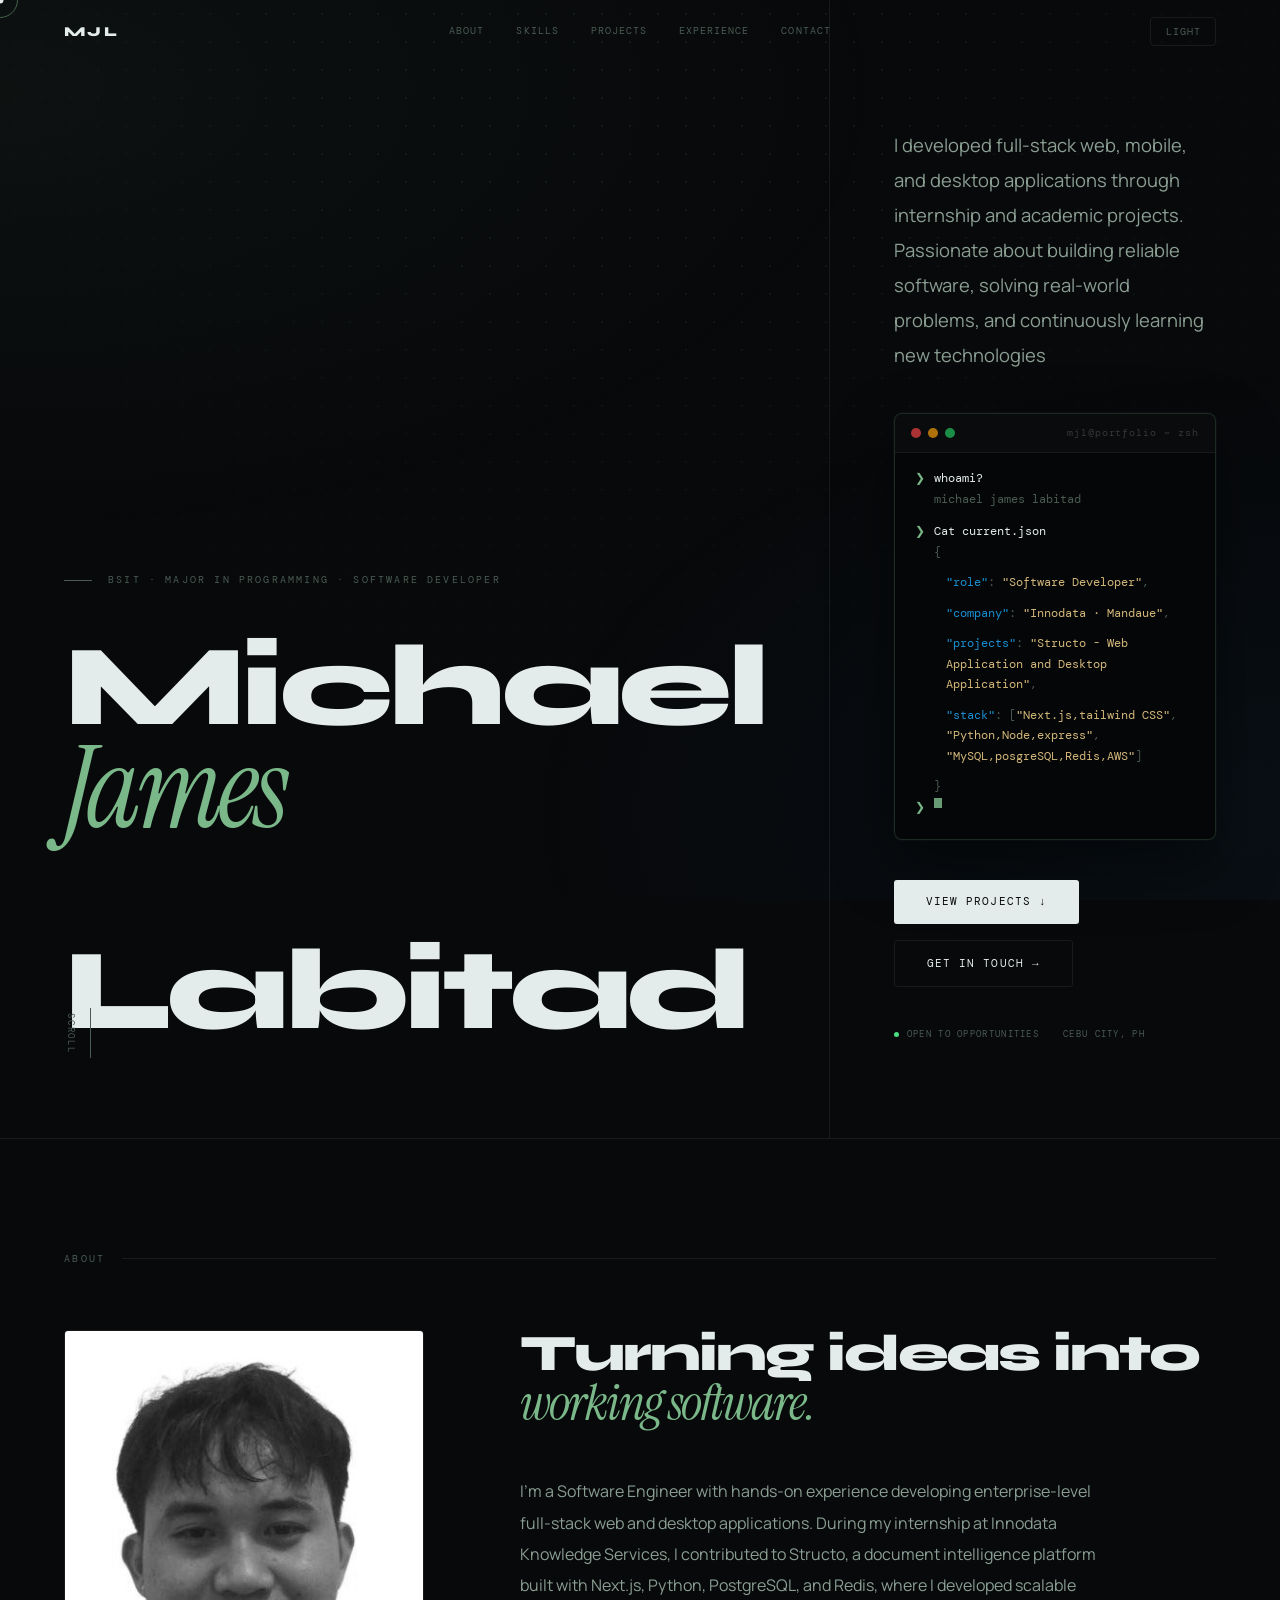
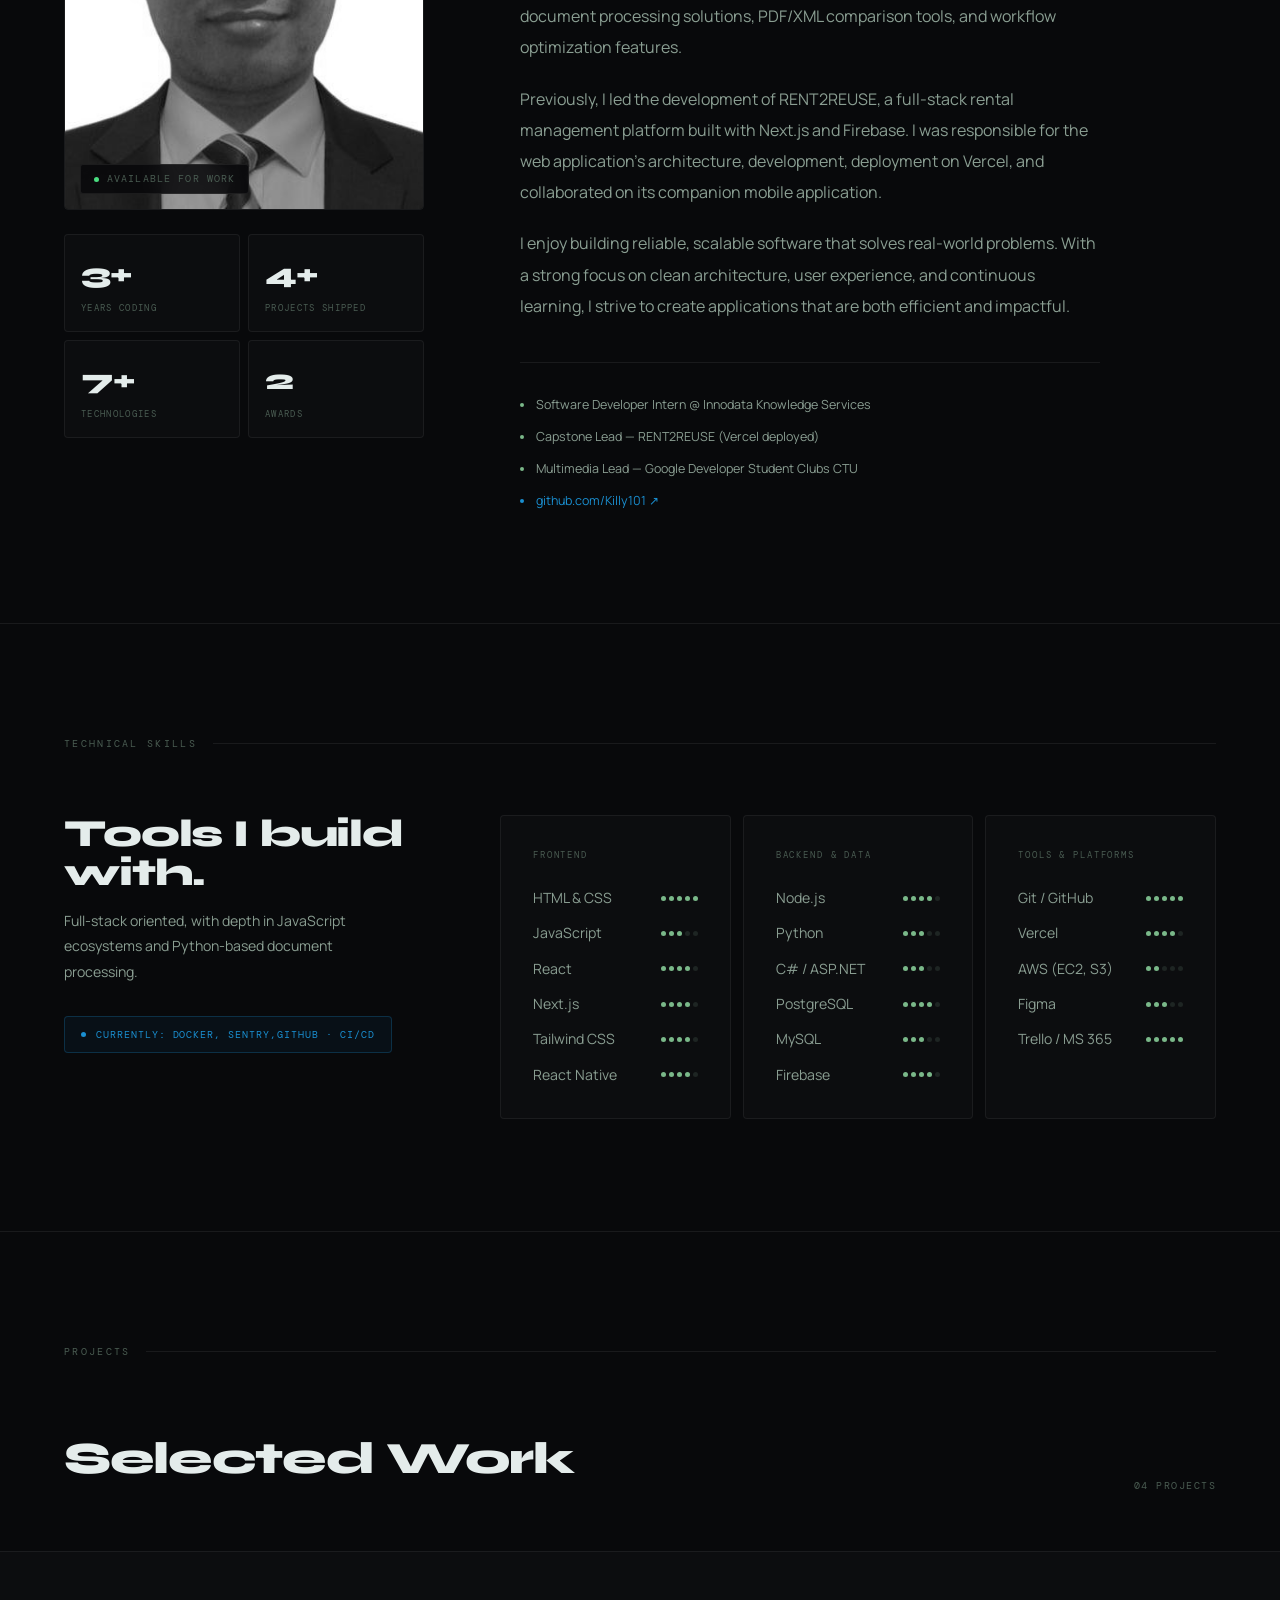
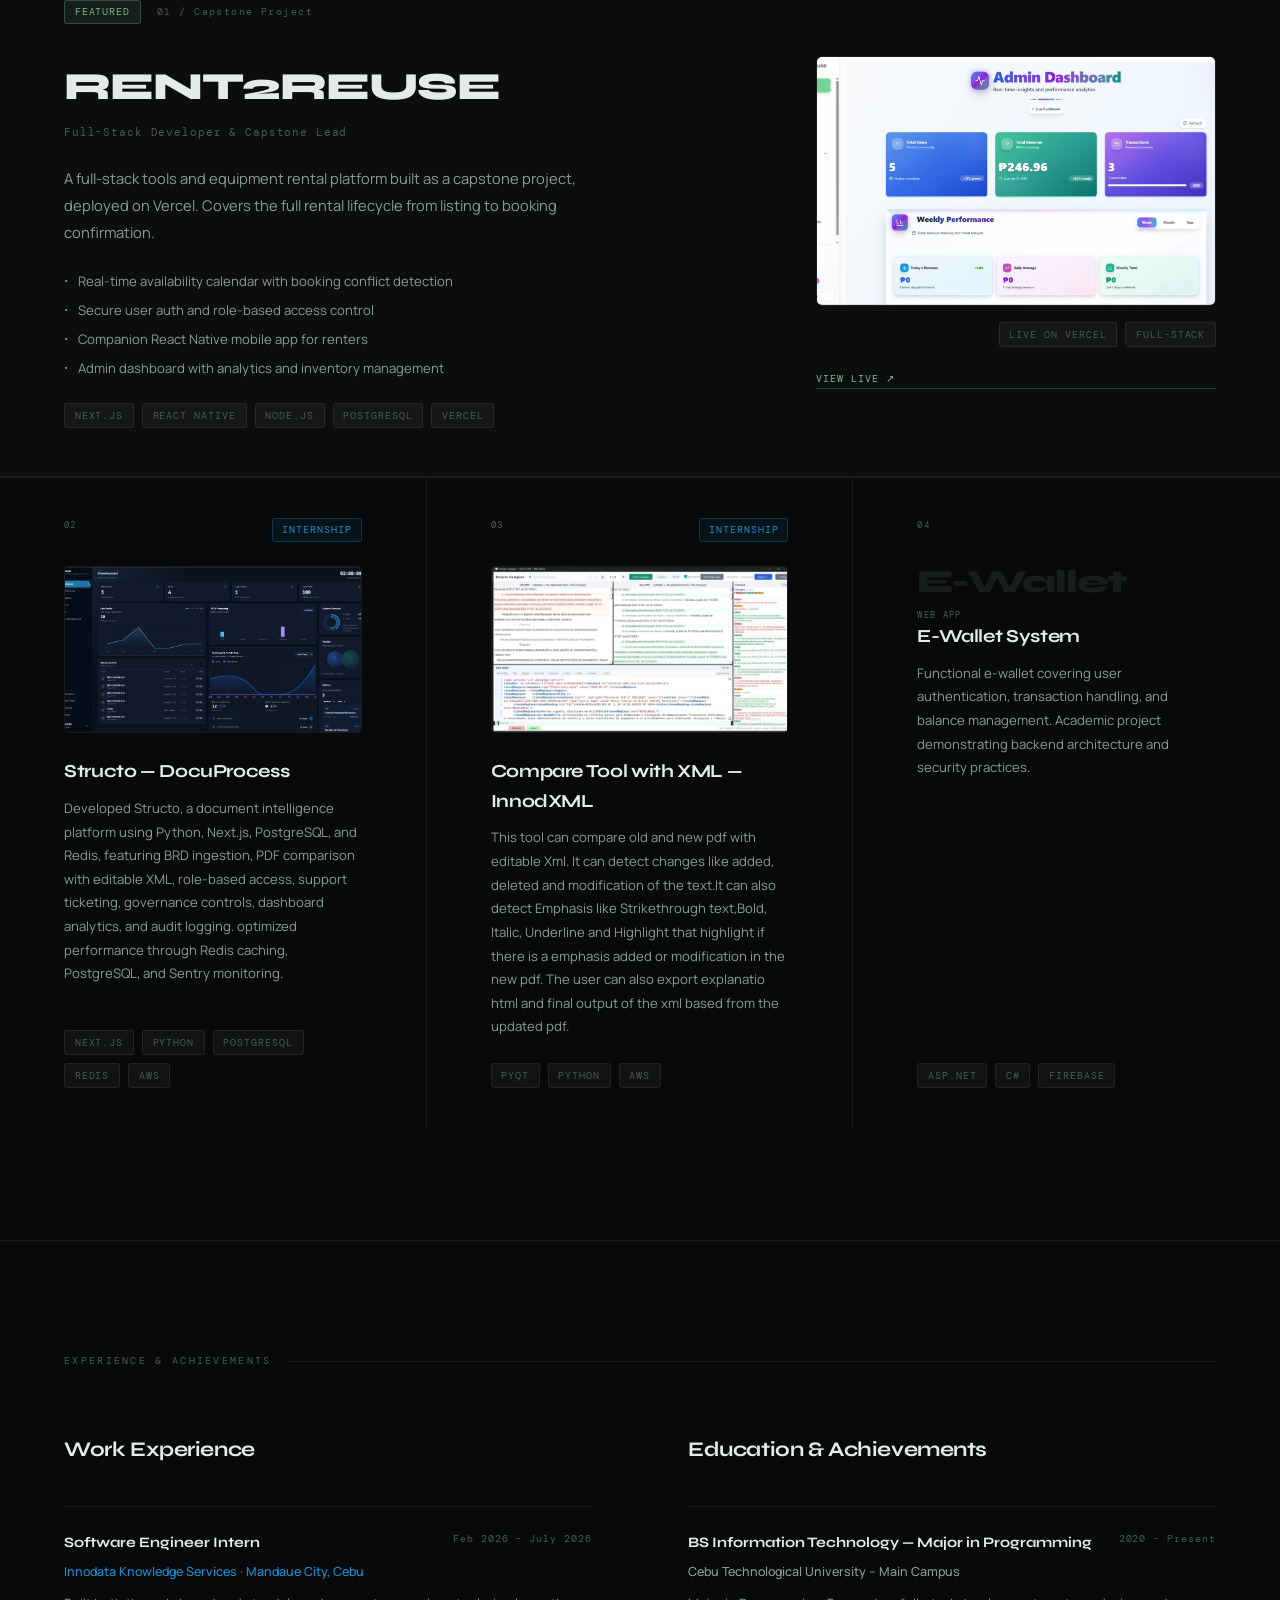
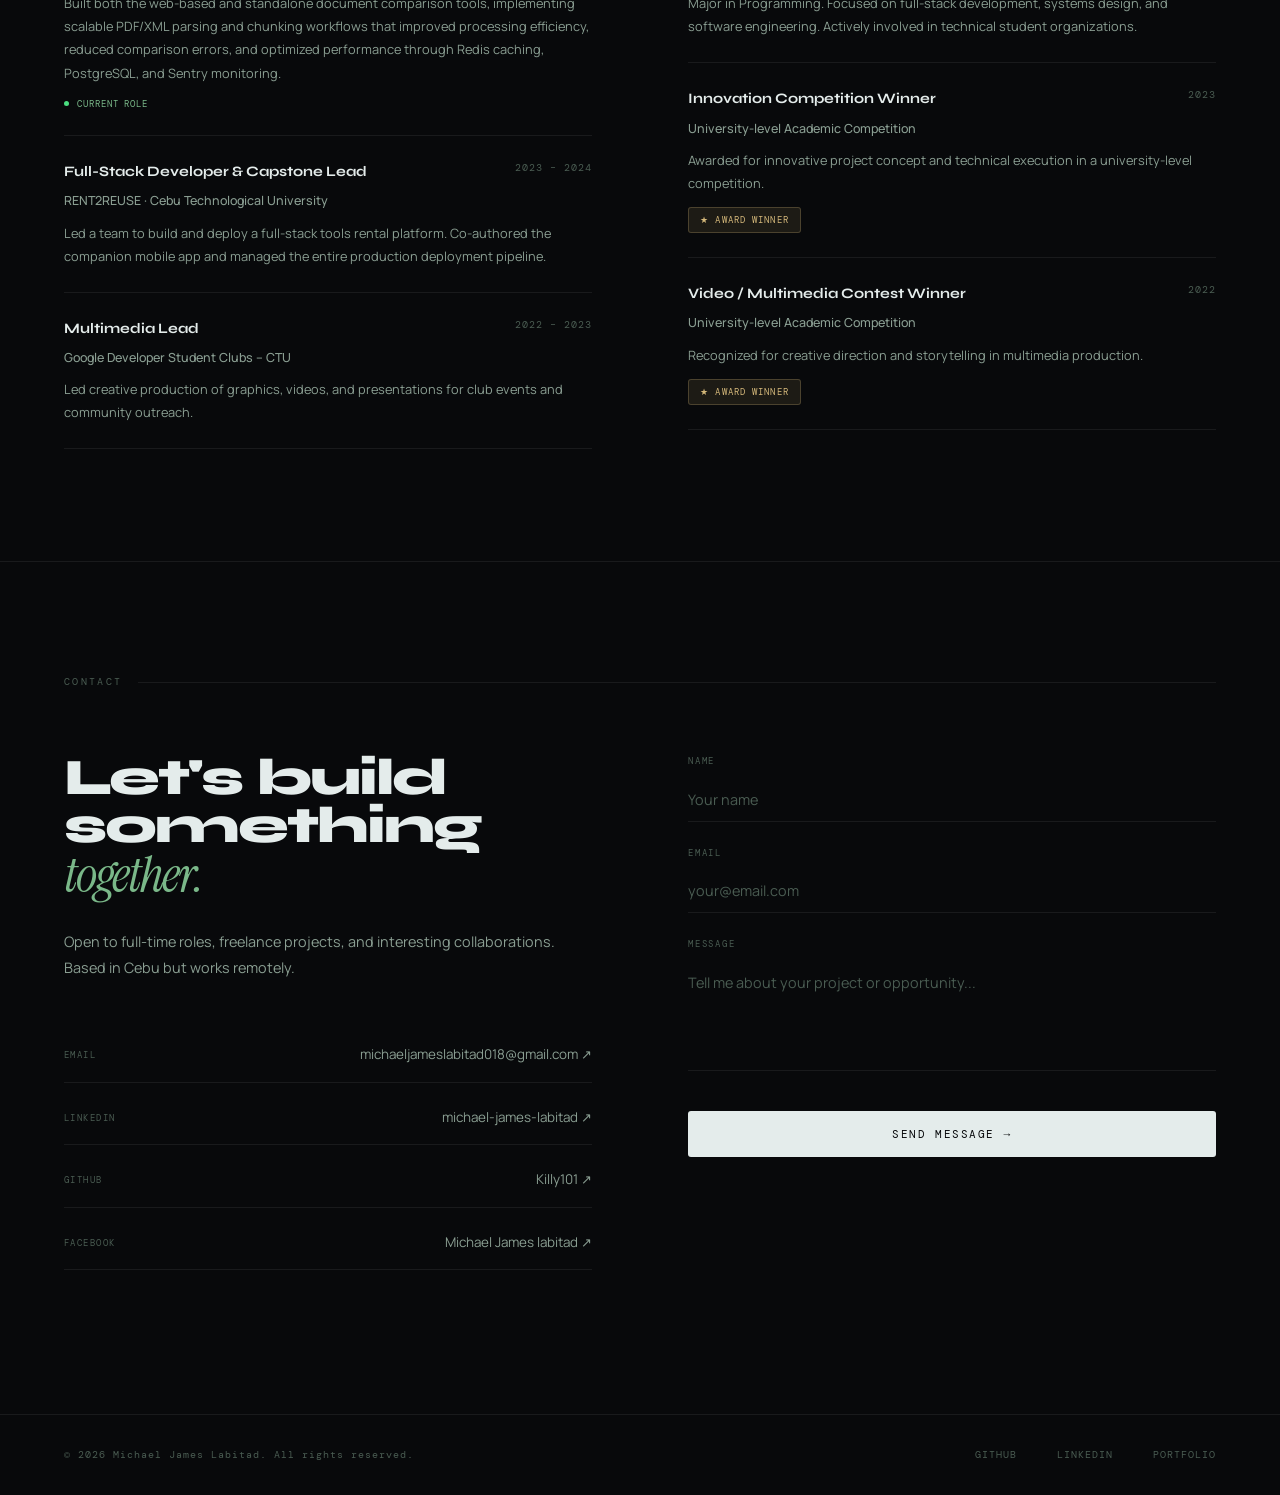
<file: index.html>
<!doctype html>
<html lang="en" data-theme="dark">
  <head>
    <meta charset="UTF-8" />
    <meta name="viewport" content="width=device-width, initial-scale=1.0" />
    <title>Michael James Labitad — Software Developer</title>
    <link rel="preconnect" href="https://fonts.googleapis.com" />
    <link rel="preconnect" href="https://fonts.gstatic.com" crossorigin />
    <link
      href="https://fonts.googleapis.com/css2?family=Syne:wght@400;600;700;800&family=Manrope:wght@400;500;600;700&family=DM+Mono:ital,wght@0,300;0,400;1,300&family=Instrument+Serif:ital@0;1&display=swap"
      rel="stylesheet"
    />
    <link rel="stylesheet" href="style.css" />
  </head>
  <body>
    <!-- Custom cursor -->
    <div class="mjl-dot" id="mjl-dot"></div>
    <div class="mjl-ring" id="mjl-ring"></div>

    <!-- Toast -->
    <div id="toast" class="toast" aria-live="polite"></div>

    <!-- NAV -->
    <nav id="navbar">
      <div class="nav-brand">MJL</div>
      <ul class="nav-links" id="nav-links">
        <li>
          <a href="#about" class="nav-link" data-section="about">About</a>
        </li>
        <li>
          <a href="#skills" class="nav-link" data-section="skills">Skills</a>
        </li>
        <li>
          <a href="#projects" class="nav-link" data-section="projects"
            >Projects</a
          >
        </li>
        <li>
          <a href="#experience" class="nav-link" data-section="experience"
            >Experience</a
          >
        </li>
        <li>
          <a href="#contact" class="nav-link" data-section="contact">Contact</a>
        </li>
      </ul>
      <button id="theme-toggle" class="theme-btn" aria-label="Toggle theme">
        Light
      </button>
    </nav>

    <!-- HERO -->
    <section id="hero">
      <div class="dot-grid" aria-hidden="true"></div>
      <div class="hero-left">
        <p class="hero-eyebrow">
          <span class="eyebrow-line"></span>
          BSIT · Major in Programming · Software Developer
        </p>
        <h1 class="hero-name">
          Michael<br />
          <em class="hero-name-em">James</em><br />
          Labitad
        </h1>
        <div class="hero-scroll-indicator" aria-hidden="true">
          <div class="scroll-line"><div class="scroll-fill"></div></div>
          Scroll
        </div>
      </div>
      <div class="hero-right">
        <p class="hero-desc">
          I developed full-stack web, mobile, and desktop applications through
          internship and academic projects. Passionate about building reliable
          software, solving real-world problems, and continuously learning new
          technologies
        </p>
        <!-- Terminal -->
        <div class="terminal" aria-label="Terminal showing current role info">
          <div class="terminal-bar">
            <span class="tb-dot tb-red"></span>
            <span class="tb-dot tb-yellow"></span>
            <span class="tb-dot tb-green"></span>
            <span class="terminal-title">mjl@portfolio ~ zsh</span>
          </div>
          <div class="terminal-body">
            <div class="term-line tl-1">
              <span class="term-prompt">❯</span
              ><span class="term-cmd">whoami?</span>
            </div>
            <div class="term-line tl-2 term-out">michael james labitad</div>
            <div class="term-line tl-3">
              <span class="term-prompt">❯</span
              ><span class="term-cmd">Cat current.json</span>
            </div>
            <div class="term-line tl-4 term-json">
              <div class="tj-brace">{</div>
              <div class="tj-row">
                <span class="tj-key">"role"</span
                ><span class="tj-colon">: </span
                ><span class="tj-val">"Software Developer"</span
                ><span class="tj-colon">,</span>
              </div>
              <div class="tj-row">
                <span class="tj-key">"company"</span
                ><span class="tj-colon">: </span
                ><span class="tj-val">"Innodata · Mandaue"</span
                ><span class="tj-colon">,</span>
              </div>
              <div class="tj-row">
                <span class="tj-key">"projects"</span
                ><span class="tj-colon">: </span
                ><span class="tj-val"
                  >"Structo - Web Application and Desktop Application"</span
                ><span class="tj-colon">,</span>
              </div>
              <div class="tj-row">
                <span class="tj-key">"stack"</span
                ><span class="tj-colon">: [</span
                ><span class="tj-val">"Next.js,tailwind CSS"</span
                ><span class="tj-colon">, </span
                ><span class="tj-val">"Python,Node,express"</span
                ><span class="tj-colon">, </span
                ><span class="tj-val">"MySQL,posgreSQL,Redis,AWS"</span
                ><span class="tj-colon">]</span>
              </div>
              <div class="tj-brace">}</div>
            </div>
            <div class="term-line tl-5">
              <span class="term-prompt">❯</span
              ><span class="term-cursor"></span>
            </div>
          </div>
        </div>
        <!-- CTAs -->
        <div class="hero-ctas">
          <a href="#projects" class="btn-primary">View Projects ↓</a>
          <a href="#contact" class="btn-ghost">Get in Touch →</a>
        </div>
        <!-- Meta -->
        <div class="hero-meta">
          <span class="status-pill"
            ><span class="pulse-dot"></span>Open to opportunities</span
          >
          <span class="hero-location">Cebu City, PH</span>
        </div>
      </div>
    </section>

    <hr class="section-divider" />

    <!-- ABOUT -->
    <section id="about">
      <p class="section-label reveal rd1">
        About<span class="label-line"></span>
      </p>
      <div class="about-grid">
        <div class="about-photo-col reveal rd2">
          <div class="photo-wrap">
            <img
              src="Assets/profile.jpg"
              alt="Michael James Labitad"
              class="profile-img"
              id="profile-img"
            />
            <div class="photo-badge">
              <span class="pulse-dot"></span>Available for work
            </div>
          </div>
          <div class="stat-grid">
            <div class="stat-card">
              <span class="stat-num" data-stat="3" data-suffix="+">0+</span>
              <span class="stat-label">Years coding</span>
            </div>
            <div class="stat-card">
              <span class="stat-num" data-stat="4" data-suffix="+">0+</span>
              <span class="stat-label">Projects shipped</span>
            </div>
            <div class="stat-card">
              <span class="stat-num" data-stat="7" data-suffix="+">0+</span>
              <span class="stat-label">Technologies</span>
            </div>
            <div class="stat-card">
              <span class="stat-num" data-stat="2" data-suffix="">0</span>
              <span class="stat-label">Awards</span>
            </div>
          </div>
        </div>
        <div class="about-text-col reveal rd3">
          <h2 class="about-headline">
            Turning ideas into<br /><em class="accent-italic"
              >working software.</em
            >
          </h2>
          <div class="about-body">
            <p>
              I'm a Software Engineer with hands-on experience developing
              enterprise-level full-stack web and desktop applications. During
              my internship at Innodata Knowledge Services, I contributed to
              Structo, a document intelligence platform built with Next.js,
              Python, PostgreSQL, and Redis, where I developed scalable document
              processing solutions, PDF/XML comparison tools, and workflow
              optimization features.
            </p>
            <p>
              Previously, I led the development of RENT2REUSE, a full-stack
              rental management platform built with Next.js and Firebase. I was
              responsible for the web application's architecture, development,
              deployment on Vercel, and collaborated on its companion mobile
              application.
            </p>
            <p>
              I enjoy building reliable, scalable software that solves
              real-world problems. With a strong focus on clean architecture,
              user experience, and continuous learning, I strive to create
              applications that are both efficient and impactful.
            </p>
          </div>
          <ul class="about-facts">
            <li>
              <span class="fact-dot accent"></span>Software Developer Intern @
              Innodata Knowledge Services
            </li>
            <li>
              <span class="fact-dot accent"></span>Capstone Lead — RENT2REUSE
              (Vercel deployed)
            </li>
            <li>
              <span class="fact-dot accent"></span>Multimedia Lead — Google
              Developer Student Clubs CTU
            </li>
            <li>
              <span class="fact-dot blue"></span
              ><a
                href="https://github.com/Killy101"
                target="_blank"
                rel="noopener"
                class="link-blue"
                >github.com/Killy101 ↗</a
              >
            </li>
          </ul>
        </div>
      </div>
    </section>

    <hr class="section-divider" />

    <!-- SKILLS -->
    <section id="skills">
      <p class="section-label reveal rd1">
        Technical Skills<span class="label-line"></span>
      </p>
      <div class="skills-layout">
        <div class="skills-intro reveal rd2">
          <h2 class="skills-headline">Tools I build with.</h2>
          <p class="skills-sub">
            Full-stack oriented, with depth in JavaScript ecosystems and
            Python-based document processing.
          </p>
          <div class="learning-badge">
            <span class="pulse-dot blue-dot"></span>
            <span class="learning-text"
              >Currently: Docker, Sentry,Github · CI/CD</span
            >
          </div>
        </div>
        <div class="skills-cards reveal rd3">
          <div class="skill-card">
            <p class="skill-card-title">Frontend</p>
            <div class="skill-rows">
              <div class="skill-row">
                <span>HTML &amp; CSS</span>
                <div class="dots">
                  <span class="dot filled"></span
                  ><span class="dot filled"></span
                  ><span class="dot filled"></span
                  ><span class="dot filled"></span
                  ><span class="dot filled"></span>
                </div>
              </div>
              <div class="skill-row">
                <span>JavaScript</span>
                <div class="dots">
                  <span class="dot filled"></span
                  ><span class="dot filled"></span
                  ><span class="dot filled"></span>
                  <span class="dot empty"></span>
                  <span class="dot empty"></span>
                </div>
              </div>
              <div class="skill-row">
                <span>React</span>
                <div class="dots">
                  <span class="dot filled"></span
                  ><span class="dot filled"></span
                  ><span class="dot filled"></span
                  ><span class="dot filled"></span>
                  <span class="dot empty"></span>
                </div>
              </div>
              <div class="skill-row">
                <span>Next.js</span>
                <div class="dots">
                  <span class="dot filled"></span
                  ><span class="dot filled"></span
                  ><span class="dot filled"></span
                  ><span class="dot filled"></span>
                  <span class="dot empty"></span>
                </div>
              </div>
              <div class="skill-row">
                <span>Tailwind CSS</span>
                <div class="dots">
                  <span class="dot filled"></span
                  ><span class="dot filled"></span
                  ><span class="dot filled"></span
                  ><span class="dot filled"></span
                  ><span class="dot empty"></span>
                </div>
              </div>
              <div class="skill-row">
                <span>React Native</span>
                <div class="dots">
                  <span class="dot filled"></span
                  ><span class="dot filled"></span
                  ><span class="dot filled"></span
                  ><span class="dot filled"></span
                  ><span class="dot empty"></span>
                </div>
              </div>
            </div>
          </div>
          <div class="skill-card">
            <p class="skill-card-title">Backend &amp; Data</p>
            <div class="skill-rows">
              <div class="skill-row">
                <span>Node.js</span>
                <div class="dots">
                  <span class="dot filled"></span
                  ><span class="dot filled"></span
                  ><span class="dot filled"></span
                  ><span class="dot filled"></span
                  ><span class="dot empty"></span>
                </div>
              </div>
              <div class="skill-row">
                <span>Python</span>
                <div class="dots">
                  <span class="dot filled"></span
                  ><span class="dot filled"></span
                  ><span class="dot filled"></span
                  ><span class="dot empty"></span
                  ><span class="dot empty"></span>
                </div>
              </div>
              <div class="skill-row">
                <span>C# / ASP.NET</span>
                <div class="dots">
                  <span class="dot filled"></span
                  ><span class="dot filled"></span
                  ><span class="dot filled"></span
                  ><span class="dot empty"></span
                  ><span class="dot empty"></span>
                </div>
              </div>
              <div class="skill-row">
                <span>PostgreSQL</span>
                <div class="dots">
                  <span class="dot filled"></span
                  ><span class="dot filled"></span
                  ><span class="dot filled"></span
                  ><span class="dot filled"></span
                  ><span class="dot empty"></span>
                </div>
              </div>
              <div class="skill-row">
                <span>MySQL</span>
                <div class="dots">
                  <span class="dot filled"></span
                  ><span class="dot filled"></span
                  ><span class="dot filled"></span
                  ><span class="dot empty"></span
                  ><span class="dot empty"></span>
                </div>
              </div>
              <div class="skill-row">
                <span>Firebase</span>
                <div class="dots">
                  <span class="dot filled"></span
                  ><span class="dot filled"></span
                  ><span class="dot filled"></span
                  ><span class="dot filled"></span
                  ><span class="dot empty"></span>
                </div>
              </div>
            </div>
          </div>
          <div class="skill-card">
            <p class="skill-card-title">Tools &amp; Platforms</p>
            <div class="skill-rows">
              <div class="skill-row">
                <span>Git / GitHub</span>
                <div class="dots">
                  <span class="dot filled"></span
                  ><span class="dot filled"></span
                  ><span class="dot filled"></span
                  ><span class="dot filled"></span
                  ><span class="dot filled"></span>
                </div>
              </div>
              <div class="skill-row">
                <span>Vercel</span>
                <div class="dots">
                  <span class="dot filled"></span
                  ><span class="dot filled"></span
                  ><span class="dot filled"></span
                  ><span class="dot filled"></span
                  ><span class="dot empty"></span>
                </div>
              </div>
              <div class="skill-row">
                <span>AWS (EC2, S3)</span>
                <div class="dots">
                  <span class="dot filled"></span
                  ><span class="dot filled"></span
                  ><span class="dot empty"></span><span class="dot empty"></span
                  ><span class="dot empty"></span>
                </div>
              </div>
              <div class="skill-row">
                <span>Figma</span>
                <div class="dots">
                  <span class="dot filled"></span
                  ><span class="dot filled"></span
                  ><span class="dot filled"></span
                  ><span class="dot empty"></span
                  ><span class="dot empty"></span>
                </div>
              </div>
              <div class="skill-row">
                <span>Trello / MS 365</span>
                <div class="dots">
                  <span class="dot filled"></span
                  ><span class="dot filled"></span
                  ><span class="dot filled"></span
                  ><span class="dot filled"></span
                  ><span class="dot filled"></span>
                </div>
              </div>
            </div>
          </div>
        </div>
      </div>
    </section>

    <hr class="section-divider" />

    <!-- PROJECTS -->
    <section id="projects">
      <p class="section-label reveal rd1">
        Projects<span class="label-line"></span>
      </p>
      <div class="projects-header reveal rd2">
        <h2 class="projects-headline">Selected Work</h2>
        <span class="projects-count">04 Projects</span>
      </div>

      <!-- Featured -->
      <div class="featured-project reveal rd3">
        <div class="featured-meta">
          <span class="featured-badge">Featured</span>
          <span>01 / Capstone Project</span>
        </div>
        <div class="featured-body">
          <div class="featured-info">
            <h3 class="featured-title">RENT2REUSE</h3>
            <p class="featured-role">
              Full-Stack Developer &amp; Capstone Lead
            </p>
            <p class="featured-desc">
              A full-stack tools and equipment rental platform built as a
              capstone project, deployed on Vercel. Covers the full rental
              lifecycle from listing to booking confirmation.
            </p>
            <ul class="featured-list">
              <li>
                <span class="list-dot">·</span>Real-time availability calendar
                with booking conflict detection
              </li>
              <li>
                <span class="list-dot">·</span>Secure user auth and role-based
                access control
              </li>
              <li>
                <span class="list-dot">·</span>Companion React Native mobile app
                for renters
              </li>
              <li>
                <span class="list-dot">·</span>Admin dashboard with analytics
                and inventory management
              </li>
            </ul>
            <div class="tech-tags">
              <span class="tech-tag">Next.js</span>
              <span class="tech-tag">React Native</span>
              <span class="tech-tag">Node.js</span>
              <span class="tech-tag">PostgreSQL</span>
              <span class="tech-tag">Vercel</span>
            </div>
          </div>
          <div class="featured-img-col">
            <img
              src="Assets/rent2reuse-dashboard.png"
              alt="RENT2REUSE dashboard"
              class="project-real-img"
              id="rent2-img"
            />
            <div class="img-tags">
              <span class="tech-tag">Live on Vercel</span>
              <span class="tech-tag">Full-Stack</span>
            </div>
            <a
              href="https://admin-rent2reuse-website.vercel.app"
              target="_blank"
              rel="noopener"
              class="project-cta"
              >View Live ↗</a
            >
          </div>
        </div>
      </div>

      <!-- Secondary grid -->
      <div class="secondary-grid">
        <div class="proj-card reveal rd3">
          <div class="proj-card-header">
            <p class="proj-num">02</p>
            <span class="proj-badge intern">Internship</span>
          </div>
          <img
            src="Assets/structo-dashboard.png"
            alt="Structo document pipeline"
            class="project-real-img sm"
            id="structo-img"
          />
          <h3 class="proj-title">Structo — DocuProcess</h3>
          <p class="proj-desc">
            Developed Structo, a document intelligence platform using Python,
            Next.js, PostgreSQL, and Redis, featuring BRD ingestion, PDF
            comparison with editable XML, role-based access, support ticketing,
            governance controls, dashboard analytics, and audit logging.
            optimized performance through Redis caching, PostgreSQL, and Sentry
            monitoring.
          </p>
          <div class="tech-tags mt-auto">
            <span class="tech-tag">Next.js</span>
            <span class="tech-tag">Python</span>
            <span class="tech-tag">PostgreSQL</span>
            <span class="tech-tag">Redis</span>
            <span class="tech-tag">AWS</span>
          </div>
        </div>

        <div class="proj-card reveal rd3">
          <div class="proj-card-header">
            <p class="proj-num">03</p>
            <span class="proj-badge intern">Internship</span>
          </div>
          <img
            src="Assets/CompareTool.jpg"
            alt="Compare tool with XML"
            class="project-real-img sm"
            id="compare-tool-img"
          />
          <h3 class="proj-title">Compare Tool with XML — InnodXML</h3>
          <p class="proj-desc">
            This tool can compare old and new pdf with editable Xml. It can
            detect changes like added, deleted and modification of the text.It
            can also detect Emphasis like Strikethrough text,Bold, Italic,
            Underline and Highlight that highlight if there is a emphasis added
            or modification in the new pdf. The user can also export explanatio
            html and final output of the xml based from the updated pdf.
          </p>
          <div class="tech-tags mt-auto">
            <span class="tech-tag">PyQT</span>
            <span class="tech-tag">Python</span>
            <span class="tech-tag">AWS</span>
          </div>
        </div>

        <div class="proj-card reveal rd5">
          <div class="proj-card-header">
            <p class="proj-num">04</p>
          </div>
          <div
            class="proj-img-placeholder sm blue"
            aria-label="E-Wallet system"
          >
            <div class="placeholder-text">E-Wallet</div>
            <div class="placeholder-sub">Web App</div>
          </div>
          <h3 class="proj-title">E-Wallet System</h3>
          <p class="proj-desc">
            Functional e-wallet covering user authentication, transaction
            handling, and balance management. Academic project demonstrating
            backend architecture and security practices.
          </p>
          <div class="tech-tags mt-auto">
            <span class="tech-tag">ASP.NET</span>
            <span class="tech-tag">C#</span>
            <span class="tech-tag">Firebase</span>
          </div>
        </div>
      </div>
    </section>

    <hr class="section-divider" />

    <!-- EXPERIENCE -->
    <section id="experience">
      <p class="section-label reveal rd1">
        Experience &amp; Achievements<span class="label-line"></span>
      </p>
      <div class="exp-grid">
        <div class="reveal rd2">
          <h3 class="exp-col-title">Work Experience</h3>
          <div class="exp-entry">
            <div class="exp-entry-head">
              <span class="exp-role">Software Engineer Intern</span>
              <span class="exp-date">Feb 2026 – July 2026</span>
            </div>
            <p class="exp-company blue">
              Innodata Knowledge Services · Mandaue City, Cebu
            </p>
            <p class="exp-desc">
              Built both the web-based and standalone document comparison tools,
              implementing scalable PDF/XML parsing and chunking workflows that
              improved processing efficiency, reduced comparison errors, and
              optimized performance through Redis caching, PostgreSQL, and
              Sentry monitoring.
            </p>
            <div class="current-pill">
              <span class="pulse-dot"></span>Current role
            </div>
          </div>
          <div class="exp-entry">
            <div class="exp-entry-head">
              <span class="exp-role"
                >Full-Stack Developer &amp; Capstone Lead</span
              >
              <span class="exp-date">2023 – 2024</span>
            </div>
            <p class="exp-company">
              RENT2REUSE · Cebu Technological University
            </p>
            <p class="exp-desc">
              Led a team to build and deploy a full-stack tools rental platform.
              Co-authored the companion mobile app and managed the entire
              production deployment pipeline.
            </p>
          </div>
          <div class="exp-entry last">
            <div class="exp-entry-head">
              <span class="exp-role">Multimedia Lead</span>
              <span class="exp-date">2022 – 2023</span>
            </div>
            <p class="exp-company">Google Developer Student Clubs – CTU</p>
            <p class="exp-desc">
              Led creative production of graphics, videos, and presentations for
              club events and community outreach.
            </p>
          </div>
        </div>
        <div class="reveal rd3">
          <h3 class="exp-col-title">Education &amp; Achievements</h3>
          <div class="exp-entry">
            <div class="exp-entry-head">
              <span class="exp-role"
                >BS Information Technology — Major in Programming</span
              >
              <span class="exp-date">2020 – Present</span>
            </div>
            <p class="exp-company">
              Cebu Technological University – Main Campus
            </p>
            <p class="exp-desc">
              Major in Programming. Focused on full-stack development, systems
              design, and software engineering. Actively involved in technical
              student organizations.
            </p>
          </div>
          <div class="exp-entry">
            <div class="exp-entry-head">
              <span class="exp-role">Innovation Competition Winner</span>
              <span class="exp-date">2023</span>
            </div>
            <p class="exp-company">University-level Academic Competition</p>
            <p class="exp-desc">
              Awarded for innovative project concept and technical execution in
              a university-level competition.
            </p>
            <span class="award-badge">★ Award Winner</span>
          </div>
          <div class="exp-entry last">
            <div class="exp-entry-head">
              <span class="exp-role">Video / Multimedia Contest Winner</span>
              <span class="exp-date">2022</span>
            </div>
            <p class="exp-company">University-level Academic Competition</p>
            <p class="exp-desc">
              Recognized for creative direction and storytelling in multimedia
              production.
            </p>
            <span class="award-badge">★ Award Winner</span>
          </div>
        </div>
      </div>
    </section>

    <hr class="section-divider" />

    <!-- CONTACT -->
    <section id="contact">
      <p class="section-label reveal rd1">
        Contact<span class="label-line"></span>
      </p>
      <div class="contact-grid">
        <div class="reveal rd2">
          <h2 class="contact-headline">
            Let's build something<br /><em class="accent-italic">together.</em>
          </h2>
          <p class="contact-sub">
            Open to full-time roles, freelance projects, and interesting
            collaborations. Based in Cebu but works remotely.
          </p>
          <div class="contact-links">
            <a
              href="mailto:michaeljameslabitad018@gmail.com"
              class="contact-link-row"
            >
              <span class="clr-label">Email</span>
              <span class="clr-value">michaeljameslabitad018@gmail.com ↗</span>
            </a>
            <a
              href="https://www.linkedin.com/in/michael-james-labitad/"
              target="_blank"
              rel="noopener"
              class="contact-link-row"
            >
              <span class="clr-label">LinkedIn</span>
              <span class="clr-value">michael-james-labitad ↗</span>
            </a>
            <a
              href="https://github.com/Killy101"
              target="_blank"
              rel="noopener"
              class="contact-link-row"
            >
              <span class="clr-label">GitHub</span>
              <span class="clr-value">Killy101 ↗</span>
            </a>
            <a
              href="https://www.facebook.com/search/top?q=Michael%20James%20Alabitad"
              target="_blank"
              rel="noopener"
              class="contact-link-row"
            >
              <span class="clr-label">Facebook</span>
              <span class="clr-value">Michael James labitad ↗</span>
            </a>
          </div>
        </div>
        <div class="reveal rd3">
          <div class="contact-form-group">
            <label for="c-name" class="form-label">Name</label>
            <input
              id="c-name"
              type="text"
              placeholder="Your name"
              class="form-input"
            />
          </div>
          <div class="contact-form-group">
            <label for="c-email" class="form-label">Email</label>
            <input
              id="c-email"
              type="email"
              placeholder="your@email.com"
              class="form-input"
            />
          </div>
          <div class="contact-form-group">
            <label for="c-msg" class="form-label">Message</label>
            <textarea
              id="c-msg"
              placeholder="Tell me about your project or opportunity..."
              class="form-textarea"
            ></textarea>
          </div>
          <button id="send-btn" class="send-btn">Send Message →</button>
        </div>
      </div>
    </section>

    <!-- FOOTER -->
    <footer>
      <div class="footer-inner">
        <p class="footer-copy">
          © 2026 Michael James Labitad. All rights reserved.
        </p>
        <div class="footer-links">
          <a href="https://github.com/Killy101" target="_blank" rel="noopener"
            >GitHub</a
          >
          <a
            href="https://www.linkedin.com/in/michael-james-labitad/"
            target="_blank"
            rel="noopener"
            >LinkedIn</a
          >
          <a
            href="https://portfolio-labitad.vercel.app"
            target="_blank"
            rel="noopener"
            >Portfolio</a
          >
        </div>
      </div>
    </footer>

    <script src="script.js"></script>
  </body>
</html>
</file>
<file: style.css>
/* ═══════════════════════════════════════
   DESIGN TOKENS
═══════════════════════════════════════ */
:root {
  --bg: #08090b;
  --bg2: #0d1014;
  --fg: #e4eceb;
  --fg2: #8a9e92;
  --fg3: #4a5c52;
  --accent: #7ab889;
  --accent2: #d4b87a;
  --blue: #1a8fd1;
  --border: rgba(255, 255, 255, 0.07);
  --surface: rgba(255, 255, 255, 0.03);
  --surface2: rgba(255, 255, 255, 0.06);
  --card: rgba(255, 255, 255, 0.02);
  --card-border: rgba(255, 255, 255, 0.06);
  --tag: rgba(255, 255, 255, 0.04);
  --gutter: 4rem;
  --nav-h: 64px;
}

[data-theme="light"] {
  --bg: #f2efe9;
  --bg2: #e8e4db;
  --fg: #141a16;
  --fg2: #485a4e;
  --fg3: #8a9e92;
  --accent: #2e6640;
  --accent2: #7a5a20;
  --blue: #1565a8;
  --border: rgba(20, 26, 22, 0.1);
  --surface: rgba(255, 255, 255, 0.65);
  --surface2: rgba(255, 255, 255, 0.88);
  --card: rgba(255, 255, 255, 0.6);
  --card-border: rgba(20, 26, 22, 0.07);
  --tag: rgba(20, 26, 22, 0.05);
}

/* ═══════════════════════════════════════
   RESET & BASE
═══════════════════════════════════════ */
*,
*::before,
*::after {
  box-sizing: border-box;
  margin: 0;
  padding: 0;
}
html {
  scroll-behavior: smooth;
}
body {
  font-family: "Manrope", sans-serif;
  background: var(--bg);
  color: var(--fg);
  overflow-x: hidden;
  line-height: 1.6;
  -webkit-font-smoothing: antialiased;
  transition:
    background 0.4s,
    color 0.4s;
}
body::before {
  content: "";
  position: fixed;
  inset: 0;
  pointer-events: none;
  z-index: 0;
  background:
    radial-gradient(
      ellipse 70% 50% at 0% 10%,
      rgba(100, 160, 115, 0.06),
      transparent
    ),
    radial-gradient(
      ellipse 60% 50% at 100% 90%,
      rgba(26, 143, 209, 0.05),
      transparent
    );
}
a {
  color: inherit;
  text-decoration: none;
}
img {
  display: block;
  max-width: 100%;
}

/* ═══════════════════════════════════════
   ANIMATIONS
═══════════════════════════════════════ */
@keyframes fadeUp {
  from {
    opacity: 0;
    transform: translateY(24px);
  }
  to {
    opacity: 1;
    transform: none;
  }
}
@keyframes pulse {
  0%,
  100% {
    transform: scale(1);
    opacity: 1;
  }
  50% {
    transform: scale(0.65);
    opacity: 0.5;
  }
}
@keyframes scrollSlide {
  0% {
    top: -100%;
  }
  100% {
    top: 100%;
  }
}
@keyframes blink {
  0%,
  100% {
    opacity: 1;
  }
  50% {
    opacity: 0;
  }
}
@keyframes toastIn {
  from {
    opacity: 0;
    transform: translateY(12px);
  }
  to {
    opacity: 1;
    transform: none;
  }
}
@keyframes float {
  0%,
  100% {
    transform: translateY(0);
  }
  50% {
    transform: translateY(-8px);
  }
}
@keyframes termLine {
  from {
    opacity: 0;
    transform: translateX(-4px);
  }
  to {
    opacity: 1;
    transform: none;
  }
}

/* Reveal on scroll */
.reveal {
  opacity: 0;
  transform: translateY(20px);
  transition:
    opacity 0.7s ease,
    transform 0.7s ease;
}
.reveal.in-view {
  opacity: 1;
  transform: none;
}
.rd1 {
  transition-delay: 0.06s;
}
.rd2 {
  transition-delay: 0.14s;
}
.rd3 {
  transition-delay: 0.22s;
}
.rd4 {
  transition-delay: 0.3s;
}
.rd5 {
  transition-delay: 0.38s;
}

/* ═══════════════════════════════════════
   CUSTOM CURSOR
═══════════════════════════════════════ */
.mjl-dot,
.mjl-ring {
  display: none;
  position: fixed;
  z-index: 9999;
  border-radius: 50%;
  pointer-events: none;
  transform: translate(-50%, -50%);
}
.has-cursor .mjl-dot {
  display: block;
  width: 7px;
  height: 7px;
  background: var(--fg);
  z-index: 10000;
}
.has-cursor .mjl-ring {
  display: block;
  width: 36px;
  height: 36px;
  border: 1.5px solid var(--accent);
  opacity: 0.5;
  transition: opacity 0.2s;
}
.has-cursor .mjl-ring.expanded {
  transform: translate(-50%, -50%) scale(1.5);
  opacity: 0.7;
  border-color: var(--accent2);
}

/* ═══════════════════════════════════════
   TOAST
═══════════════════════════════════════ */
.toast {
  position: fixed;
  bottom: 2rem;
  right: 2rem;
  z-index: 9000;
  display: none;
  align-items: center;
  gap: 0.7rem;
  padding: 0.8rem 1.2rem;
  background: color-mix(in srgb, var(--bg) 95%, transparent);
  border: 1px solid var(--border);
  border-radius: 6px;
  backdrop-filter: blur(20px);
  box-shadow: 0 8px 32px rgba(0, 0, 0, 0.35);
  font-family: "DM Mono", monospace;
  font-size: 0.7rem;
  letter-spacing: 0.05em;
  animation: toastIn 0.3s ease forwards;
  max-width: 320px;
  color: var(--fg2);
}
.toast.visible {
  display: flex;
}

/* ═══════════════════════════════════════
   NAVIGATION
═══════════════════════════════════════ */
nav {
  position: fixed;
  top: 0;
  left: 0;
  right: 0;
  z-index: 100;
  height: var(--nav-h);
  padding: 0 var(--gutter);
  display: flex;
  justify-content: space-between;
  align-items: center;
  gap: 2rem;
  background: transparent;
  border-bottom: 1px solid transparent;
  transition:
    background 0.4s,
    border-color 0.4s;
}
nav.scrolled {
  background: color-mix(in srgb, var(--bg) 92%, transparent);
  border-bottom-color: var(--border);
  backdrop-filter: blur(20px);
}
.nav-brand {
  font-family: "Syne", sans-serif;
  font-weight: 800;
  font-size: 0.85rem;
  letter-spacing: 0.18em;
  text-transform: uppercase;
  color: var(--fg);
  flex-shrink: 0;
}
.nav-links {
  list-style: none;
  display: flex;
  align-items: center;
  position: absolute;
  left: 50%;
  transform: translateX(-50%);
}
.nav-link {
  display: block;
  padding: 0.5rem 1rem;
  font-family: "DM Mono", monospace;
  font-size: 0.65rem;
  letter-spacing: 0.1em;
  text-transform: uppercase;
  color: var(--fg3);
  transition: color 0.2s;
}
.nav-link:hover,
.nav-link.active {
  color: var(--fg);
}
.theme-btn {
  background: transparent;
  border: 1px solid var(--border);
  color: var(--fg3);
  font-family: "DM Mono", monospace;
  font-size: 0.6rem;
  letter-spacing: 0.1em;
  text-transform: uppercase;
  padding: 0.45rem 0.9rem;
  border-radius: 4px;
  cursor: pointer;
  transition:
    color 0.2s,
    border-color 0.2s;
  flex-shrink: 0;
}
.theme-btn:hover {
  color: var(--fg);
  border-color: var(--fg3);
}

/* ═══════════════════════════════════════
   SHARED SECTION STYLES
═══════════════════════════════════════ */
section {
  position: relative;
  z-index: 1;
  padding: 7rem 0;
  width: 100%;
}
#hero {
  padding: 0;
  min-height: 100vh;
}
#contact {
  padding-bottom: 9rem;
}

.section-divider {
  border: none;
  border-top: 1px solid var(--border);
  width: 100%;
  position: relative;
  z-index: 1;
}
.section-label {
  font-family: "DM Mono", monospace;
  font-size: 0.6rem;
  letter-spacing: 0.24em;
  text-transform: uppercase;
  color: var(--fg3);
  margin-bottom: 4rem;
  display: flex;
  align-items: center;
  gap: 1rem;
  padding: 0 var(--gutter);
}
.label-line {
  flex: 1;
  height: 1px;
  background: var(--border);
}

/* ═══════════════════════════════════════
   HERO
═══════════════════════════════════════ */
#hero {
  display: grid;
  grid-template-columns: 1fr 1fr;
  overflow: hidden;
}
.dot-grid {
  position: absolute;
  inset: 0;
  pointer-events: none;
  z-index: 0;
  background-image: radial-gradient(
    circle,
    rgba(122, 184, 137, 0.1) 1px,
    transparent 1px
  );
  background-size: 28px 28px;
  mask-image: radial-gradient(
    ellipse 90% 100% at 50% 0%,
    black 10%,
    transparent 75%
  );
  -webkit-mask-image: radial-gradient(
    ellipse 90% 100% at 50% 0%,
    black 10%,
    transparent 75%
  );
}
.hero-left {
  position: relative;
  z-index: 1;
  display: flex;
  flex-direction: column;
  justify-content: flex-end;
  padding: 8rem var(--gutter) 6rem;
  border-right: 1px solid var(--border);
}
.hero-eyebrow {
  font-family: "DM Mono", monospace;
  font-size: 0.62rem;
  letter-spacing: 0.22em;
  text-transform: uppercase;
  color: var(--fg3);
  margin-bottom: 3rem;
  display: flex;
  align-items: center;
  gap: 1rem;
  opacity: 0;
  animation: fadeUp 0.8s 0.1s forwards;
}
.eyebrow-line {
  display: block;
  width: 28px;
  height: 1px;
  background: var(--fg3);
  flex-shrink: 0;
}
.hero-name {
  font-family: "Syne", sans-serif;
  font-weight: 800;
  font-size: clamp(4.5rem, 9vw, 9rem);
  line-height: 0.88;
  letter-spacing: -0.04em;
  opacity: 0;
  animation: fadeUp 0.9s 0.2s forwards;
}
.hero-name-em {
  font-family: "Instrument Serif", serif;
  font-style: italic;
  font-weight: 400;
  color: var(--accent);
  display: block;
}
.hero-scroll-indicator {
  position: absolute;
  bottom: 5rem;
  left: var(--gutter);
  display: flex;
  flex-direction: column;
  align-items: center;
  gap: 0.75rem;
  font-family: "DM Mono", monospace;
  font-size: 0.55rem;
  letter-spacing: 0.2em;
  text-transform: uppercase;
  color: var(--fg3);
  writing-mode: vertical-rl;
  opacity: 0;
  animation: fadeUp 0.9s 0.8s forwards;
}
.scroll-line {
  width: 1px;
  height: 50px;
  background: var(--fg3);
  position: relative;
  overflow: hidden;
}
.scroll-fill {
  position: absolute;
  top: -100%;
  left: 0;
  width: 100%;
  height: 100%;
  background: var(--fg2);
  animation: scrollSlide 2.2s 1.8s infinite;
}
.hero-right {
  position: relative;
  z-index: 1;
  display: flex;
  flex-direction: column;
  justify-content: flex-end;
  padding: 8rem var(--gutter) 6rem;
  gap: 2.5rem;
}
.hero-desc {
  font-size: clamp(0.95rem, 1.5vw, 1.15rem);
  color: var(--fg2);
  line-height: 1.9;
  max-width: 440px;
  opacity: 0;
  animation: fadeUp 0.9s 0.35s forwards;
}

/* Terminal */
.terminal {
  background: rgba(6, 7, 9, 0.97);
  border: 1px solid rgba(122, 184, 137, 0.2);
  border-radius: 8px;
  overflow: hidden;
  box-shadow:
    0 24px 64px rgba(0, 0, 0, 0.45),
    0 0 0 1px rgba(122, 184, 137, 0.05);
  font-family: "DM Mono", monospace;
  font-size: 0.72rem;
  line-height: 1.8;
  max-width: 440px;
  animation:
    float 5s ease-in-out infinite,
    fadeUp 0.9s 0.5s both;
}
.terminal-bar {
  display: flex;
  align-items: center;
  gap: 0.45rem;
  padding: 0.65rem 1rem;
  border-bottom: 1px solid rgba(255, 255, 255, 0.06);
  background: rgba(255, 255, 255, 0.02);
}
.tb-dot {
  width: 10px;
  height: 10px;
  border-radius: 50%;
}
.tb-red {
  background: #ef4444;
  opacity: 0.7;
}
.tb-yellow {
  background: #f59e0b;
  opacity: 0.7;
}
.tb-green {
  background: #22c55e;
  opacity: 0.7;
}
.terminal-title {
  margin-left: auto;
  color: rgba(255, 255, 255, 0.18);
  font-size: 0.6rem;
  letter-spacing: 0.1em;
}
.terminal-body {
  padding: 1rem 1.25rem 1.25rem;
  color: var(--fg2);
}
.term-line {
  display: flex;
  gap: 0.6rem;
}
.term-prompt {
  color: var(--accent);
}
.term-cmd {
  color: var(--fg);
}
.term-out {
  padding-left: 1.2rem;
  color: var(--fg3);
  margin-bottom: 0.75rem;
}
.term-cursor {
  display: inline-block;
  width: 8px;
  height: 0.85em;
  background: var(--accent);
  opacity: 0.85;
  animation: blink 1s step-end infinite;
}
.term-json {
  padding-left: 1.2rem;
  flex-direction: column;
}
.tj-brace {
  color: var(--fg3);
}
.tj-row {
  padding-left: 0.75rem;
}
.tj-key {
  color: var(--blue);
}
.tj-val {
  color: var(--accent2);
}
.tj-colon {
  color: var(--fg3);
}
/* Stagger terminal lines */
.tl-1 {
  opacity: 0;
  animation: termLine 0.4s 0.9s forwards;
}
.tl-2 {
  opacity: 0;
  animation: termLine 0.4s 1.1s forwards;
}
.tl-3 {
  opacity: 0;
  animation: termLine 0.4s 1.3s forwards;
}
.tl-4 {
  opacity: 0;
  animation: termLine 0.4s 1.5s forwards;
}
.tl-5 {
  opacity: 0;
  animation: termLine 0.4s 1.9s forwards;
}

/* Hero CTAs */
.hero-ctas {
  display: flex;
  gap: 1rem;
  flex-wrap: wrap;
  opacity: 0;
  animation: fadeUp 0.9s 0.65s forwards;
}
.btn-primary {
  display: inline-flex;
  align-items: center;
  gap: 0.5rem;
  padding: 0.85rem 2rem;
  background: var(--fg);
  color: var(--bg);
  font-family: "DM Mono", monospace;
  font-size: 0.68rem;
  letter-spacing: 0.1em;
  text-transform: uppercase;
  border-radius: 3px;
  transition:
    opacity 0.2s,
    transform 0.2s;
}
.btn-primary:hover {
  opacity: 0.88;
  transform: translateY(-2px);
}
.btn-ghost {
  display: inline-flex;
  align-items: center;
  gap: 0.5rem;
  padding: 0.85rem 2rem;
  background: transparent;
  color: var(--fg);
  font-family: "DM Mono", monospace;
  font-size: 0.68rem;
  letter-spacing: 0.1em;
  text-transform: uppercase;
  border: 1px solid var(--border);
  border-radius: 3px;
  transition:
    border-color 0.2s,
    transform 0.2s;
}
.btn-ghost:hover {
  border-color: var(--fg3);
  transform: translateY(-2px);
}

/* Hero meta */
.hero-meta {
  display: flex;
  align-items: center;
  gap: 1.5rem;
  opacity: 0;
  animation: fadeUp 0.9s 0.8s forwards;
}
.status-pill {
  font-family: "DM Mono", monospace;
  font-size: 0.58rem;
  letter-spacing: 0.14em;
  text-transform: uppercase;
  color: var(--fg3);
  display: flex;
  align-items: center;
  gap: 0.5rem;
}
.hero-location {
  font-family: "DM Mono", monospace;
  font-size: 0.58rem;
  letter-spacing: 0.14em;
  text-transform: uppercase;
  color: var(--fg3);
}
.pulse-dot {
  display: inline-block;
  width: 5px;
  height: 5px;
  background: #4ade80;
  border-radius: 50%;
  animation: pulse 2s infinite;
  flex-shrink: 0;
}
.blue-dot {
  background: var(--blue);
}

/* ═══════════════════════════════════════
   ABOUT
═══════════════════════════════════════ */
.about-grid {
  display: grid;
  grid-template-columns: 360px 1fr;
  gap: 6rem;
  padding: 0 var(--gutter);
  align-items: start;
}
.about-photo-col {
  position: sticky;
  top: 7rem;
}
.photo-wrap {
  position: relative;
  margin-bottom: 1.5rem;
}
.profile-img {
  width: 100%;
  aspect-ratio: 3/4;
  border-radius: 4px;
  object-fit: cover;
  object-position: top;
  filter: grayscale(100%);
  border: 1px solid var(--border);
  transition: filter 0.6s;
  cursor: pointer;
}
.profile-img:hover {
  filter: grayscale(0%);
}
.photo-badge {
  position: absolute;
  bottom: 1rem;
  left: 1rem;
  font-family: "DM Mono", monospace;
  font-size: 0.6rem;
  letter-spacing: 0.12em;
  text-transform: uppercase;
  color: var(--fg3);
  background: color-mix(in srgb, var(--bg) 88%, transparent);
  border: 1px solid var(--border);
  border-radius: 3px;
  padding: 0.4rem 0.8rem;
  backdrop-filter: blur(10px);
  display: flex;
  align-items: center;
  gap: 0.5rem;
}
.stat-grid {
  display: grid;
  grid-template-columns: 1fr 1fr;
  gap: 0.5rem;
}
.stat-card {
  padding: 1rem;
  border: 1px solid var(--card-border);
  border-radius: 4px;
  background: var(--card);
  display: flex;
  flex-direction: column;
  gap: 0.25rem;
}
.stat-num {
  font-family: "Syne", sans-serif;
  font-size: 1.8rem;
  font-weight: 800;
  letter-spacing: -0.03em;
  color: var(--fg);
}
.stat-label {
  font-family: "DM Mono", monospace;
  font-size: 0.55rem;
  letter-spacing: 0.15em;
  text-transform: uppercase;
  color: var(--fg3);
}
.about-headline {
  font-family: "Syne", sans-serif;
  font-size: clamp(2.5rem, 4vw, 4.5rem);
  font-weight: 800;
  line-height: 0.95;
  letter-spacing: -0.04em;
  margin-bottom: 3rem;
}
.accent-italic {
  font-family: "Instrument Serif", serif;
  font-style: italic;
  font-weight: 400;
  color: var(--accent);
}
.about-body {
  color: var(--fg2);
  font-size: 1rem;
  line-height: 1.95;
  margin-bottom: 2.5rem;
  max-width: 580px;
}
.about-body p + p {
  margin-top: 1.25rem;
}
.about-facts {
  list-style: none;
  display: flex;
  flex-direction: column;
  gap: 0.75rem;
  border-top: 1px solid var(--border);
  padding-top: 2rem;
  max-width: 580px;
}
.about-facts li {
  font-size: 0.78rem;
  color: var(--fg2);
  display: flex;
  align-items: center;
  gap: 0.75rem;
}
.fact-dot {
  width: 4px;
  height: 4px;
  border-radius: 50%;
  flex-shrink: 0;
}
.fact-dot.accent {
  background: var(--accent);
}
.fact-dot.blue {
  background: var(--blue);
}
.link-blue {
  color: var(--blue);
  transition: text-decoration 0.2s;
}
.link-blue:hover {
  text-decoration: underline;
}

/* ═══════════════════════════════════════
   SKILLS
═══════════════════════════════════════ */
.skills-layout {
  display: grid;
  grid-template-columns: 340px 1fr;
  gap: 6rem;
  padding: 0 var(--gutter);
  align-items: start;
}
.skills-headline {
  font-family: "Syne", sans-serif;
  font-size: clamp(2rem, 3vw, 3rem);
  font-weight: 800;
  letter-spacing: -0.03em;
  line-height: 1;
  margin-bottom: 1rem;
}
.skills-sub {
  font-size: 0.88rem;
  color: var(--fg2);
  line-height: 1.8;
  margin-bottom: 2rem;
}
.learning-badge {
  display: inline-flex;
  align-items: center;
  gap: 0.6rem;
  padding: 0.6rem 1rem;
  border: 1px solid rgba(26, 143, 209, 0.25);
  border-radius: 4px;
  background: rgba(26, 143, 209, 0.06);
}
.learning-text {
  font-family: "DM Mono", monospace;
  font-size: 0.62rem;
  letter-spacing: 0.1em;
  text-transform: uppercase;
  color: var(--blue);
}
.skills-cards {
  display: grid;
  grid-template-columns: repeat(3, 1fr);
  gap: 0.75rem;
}
.skill-card {
  padding: 2rem;
  border: 1px solid var(--card-border);
  border-radius: 4px;
  background: var(--card);
  transition:
    background 0.2s,
    transform 0.25s;
}
.skill-card:hover {
  background: var(--surface2);
  transform: translateY(-4px);
}
.skill-card-title {
  font-family: "DM Mono", monospace;
  font-size: 0.58rem;
  letter-spacing: 0.2em;
  text-transform: uppercase;
  color: var(--fg3);
  margin-bottom: 1.5rem;
}
.skill-rows {
  display: flex;
  flex-direction: column;
  gap: 0.8rem;
}
.skill-row {
  display: flex;
  align-items: center;
  justify-content: space-between;
  font-size: 0.88rem;
  color: var(--fg2);
}
.dots {
  display: flex;
  gap: 3px;
}
.dot {
  width: 5px;
  height: 5px;
  border-radius: 50%;
}
.dot.filled {
  background: var(--accent);
}
.dot.empty {
  background: var(--fg3);
  opacity: 0.3;
}

/* ═══════════════════════════════════════
   PROJECTS
═══════════════════════════════════════ */
.projects-header {
  display: flex;
  justify-content: space-between;
  align-items: flex-end;
  margin-bottom: 3.5rem;
  padding: 0 var(--gutter);
}
.projects-headline {
  font-family: "Syne", sans-serif;
  font-size: clamp(2rem, 3.5vw, 3.2rem);
  font-weight: 800;
  letter-spacing: -0.03em;
}
.projects-count {
  font-family: "DM Mono", monospace;
  font-size: 0.65rem;
  letter-spacing: 0.14em;
  text-transform: uppercase;
  color: var(--fg3);
}
/* Featured */
.featured-project {
  border-top: 1px solid var(--card-border);
  border-bottom: 1px solid var(--card-border);
  padding: 3rem var(--gutter);
  background: var(--card);
  transition: background 0.2s;
}
.featured-project:hover {
  background: var(--surface);
}
.featured-meta {
  display: flex;
  align-items: center;
  gap: 1rem;
  margin-bottom: 2rem;
  font-family: "DM Mono", monospace;
  font-size: 0.6rem;
  letter-spacing: 0.15em;
  color: var(--fg3);
}
.featured-badge {
  color: var(--accent);
  background: color-mix(in srgb, var(--accent) 10%, transparent);
  border: 1px solid color-mix(in srgb, var(--accent) 30%, transparent);
  padding: 0.2rem 0.6rem;
  border-radius: 3px;
  font-size: 0.6rem;
  letter-spacing: 0.1em;
  text-transform: uppercase;
}
.featured-body {
  display: grid;
  grid-template-columns: 1fr 400px;
  gap: 4rem;
  align-items: start;
}
.featured-title {
  font-family: "Syne", sans-serif;
  font-size: clamp(1.8rem, 3vw, 2.8rem);
  font-weight: 800;
  letter-spacing: -0.03em;
  margin-bottom: 0.4rem;
}
.featured-role {
  font-family: "DM Mono", monospace;
  font-size: 0.68rem;
  letter-spacing: 0.08em;
  color: var(--fg3);
  margin-bottom: 1.5rem;
}
.featured-desc {
  color: var(--fg2);
  font-size: 0.92rem;
  line-height: 1.85;
  margin-bottom: 1.5rem;
  max-width: 520px;
}
.featured-list {
  list-style: none;
  display: flex;
  flex-direction: column;
  gap: 0.5rem;
  margin-bottom: 1.5rem;
}
.featured-list li {
  font-size: 0.82rem;
  color: var(--fg2);
  display: flex;
  align-items: flex-start;
  gap: 0.6rem;
}
.list-dot {
  color: var(--accent);
  font-size: 1.2rem;
  line-height: 1;
  flex-shrink: 0;
}
.tech-tags {
  display: flex;
  flex-wrap: wrap;
  gap: 0.5rem;
}
.tech-tags.mt-auto {
  margin-top: auto;
}
.tech-tag {
  font-family: "DM Mono", monospace;
  font-size: 0.6rem;
  letter-spacing: 0.1em;
  text-transform: uppercase;
  color: var(--fg3);
  background: var(--tag);
  border: 1px solid var(--border);
  padding: 0.25rem 0.6rem;
  border-radius: 3px;
}
.featured-img-col {
  display: flex;
  flex-direction: column;
  gap: 1rem;
}
.project-real-img {
  width: 100%;
  border-radius: 6px;
  border: 1px solid var(--border);
  object-fit: cover;
  aspect-ratio: 16/10;
  filter: grayscale(15%);
  transition: filter 0.4s;
}
.project-real-img.sm {
  aspect-ratio: 16/9;
  border-radius: 4px;
  margin-bottom: 1.5rem;
}
.project-real-img:hover {
  filter: grayscale(0%);
}
.project-img-placeholder {
  width: 100%;
  border-radius: 6px;
  border: 1px solid var(--border);
  aspect-ratio: 16/10;
  background: linear-gradient(
    135deg,
    rgba(122, 184, 137, 0.05),
    rgba(26, 143, 209, 0.04)
  );
  display: flex;
  flex-direction: column;
  align-items: center;
  justify-content: center;
  gap: 0.5rem;
}
.project-img-placeholder.sm {
  aspect-ratio: 16/9;
  border-radius: 4px;
  margin-bottom: 1.5rem;
}
.project-img-placeholder.green {
  background: linear-gradient(
    135deg,
    rgba(122, 184, 137, 0.05),
    rgba(212, 184, 122, 0.04)
  );
}
.project-img-placeholder.blue {
  background: linear-gradient(
    135deg,
    rgba(26, 143, 209, 0.05),
    rgba(122, 184, 137, 0.03)
  );
}
.placeholder-text {
  font-family: "Syne", sans-serif;
  font-size: 2rem;
  font-weight: 800;
  color: var(--fg3);
  opacity: 0.25;
  letter-spacing: -0.04em;
}
.placeholder-sub {
  font-family: "DM Mono", monospace;
  font-size: 0.56rem;
  letter-spacing: 0.15em;
  text-transform: uppercase;
  color: var(--fg3);
}
.img-tags {
  display: flex;
  gap: 0.5rem;
  flex-wrap: wrap;
  justify-content: flex-end;
}
.project-cta {
  display: inline-block;
  margin-top: 0.5rem;
  font-family: "DM Mono", monospace;
  font-size: 0.6rem;
  letter-spacing: 0.1em;
  text-transform: uppercase;
  color: var(--accent);
  border-bottom: 1px solid color-mix(in srgb, var(--accent) 30%, transparent);
  padding-bottom: 2px;
  transition: color 0.2s;
}
.project-cta:hover {
  color: var(--fg);
}

/* Secondary grid */
.secondary-grid {
  display: grid;
  grid-template-columns: repeat(3, 1fr);
  border-top: 1px solid var(--border);
}
.proj-card {
  padding: 2.5rem var(--gutter);
  border-right: 1px solid var(--card-border);
  background: transparent;
  transition: background 0.2s;
  display: flex;
  flex-direction: column;
  min-height: 360px;
}
.proj-card:last-child {
  border-right: none;
}
.proj-card:hover {
  background: var(--surface);
}
.proj-card-header {
  display: flex;
  justify-content: space-between;
  align-items: flex-start;
  margin-bottom: 1.5rem;
}
.proj-num {
  font-family: "DM Mono", monospace;
  font-size: 0.56rem;
  letter-spacing: 0.16em;
  color: var(--fg3);
}
.proj-badge {
  font-family: "DM Mono", monospace;
  font-size: 0.6rem;
  letter-spacing: 0.1em;
  text-transform: uppercase;
  padding: 0.2rem 0.55rem;
  border-radius: 3px;
}
.proj-badge.intern {
  color: var(--blue);
  border: 1px solid color-mix(in srgb, var(--blue) 30%, transparent);
  background: color-mix(in srgb, var(--blue) 7%, transparent);
}
.proj-title {
  font-family: "Syne", sans-serif;
  font-size: 1.15rem;
  font-weight: 700;
  letter-spacing: -0.02em;
  margin-bottom: 0.65rem;
}
.proj-desc {
  font-size: 0.82rem;
  color: var(--fg2);
  line-height: 1.8;
  margin-bottom: 1.5rem;
  flex: 1;
}

/* ═══════════════════════════════════════
   EXPERIENCE
═══════════════════════════════════════ */
.exp-grid {
  display: grid;
  grid-template-columns: 1fr 1fr;
  gap: 6rem;
  padding: 0 var(--gutter);
}
.exp-col-title {
  font-family: "Syne", sans-serif;
  font-size: 1.3rem;
  font-weight: 700;
  margin-bottom: 2.5rem;
  letter-spacing: -0.02em;
}
.exp-entry {
  padding: 1.5rem 0;
  border-top: 1px solid var(--border);
}
.exp-entry.last {
  border-bottom: 1px solid var(--border);
}
.exp-entry-head {
  display: flex;
  justify-content: space-between;
  align-items: flex-start;
  gap: 1rem;
  margin-bottom: 0.5rem;
}
.exp-role {
  font-family: "Syne", sans-serif;
  font-size: 0.9rem;
  font-weight: 700;
}
.exp-date {
  font-family: "DM Mono", monospace;
  font-size: 0.6rem;
  letter-spacing: 0.1em;
  color: var(--fg3);
  white-space: nowrap;
  flex-shrink: 0;
}
.exp-company {
  font-size: 0.78rem;
  color: var(--fg2);
  margin-bottom: 0.65rem;
  font-weight: 500;
}
.exp-company.blue {
  color: var(--blue);
}
.exp-desc {
  font-size: 0.8rem;
  color: var(--fg2);
  line-height: 1.8;
}
.current-pill {
  margin-top: 0.75rem;
  display: flex;
  align-items: center;
  gap: 0.5rem;
  font-family: "DM Mono", monospace;
  font-size: 0.58rem;
  letter-spacing: 0.1em;
  text-transform: uppercase;
  color: var(--accent);
}
.award-badge {
  display: inline-flex;
  align-items: center;
  gap: 0.4rem;
  font-family: "DM Mono", monospace;
  font-size: 0.58rem;
  letter-spacing: 0.12em;
  text-transform: uppercase;
  color: var(--accent2);
  background: color-mix(in srgb, var(--accent2) 10%, transparent);
  border: 1px solid color-mix(in srgb, var(--accent2) 25%, transparent);
  padding: 0.3rem 0.7rem;
  border-radius: 3px;
  margin-top: 0.75rem;
}

/* ═══════════════════════════════════════
   CONTACT
═══════════════════════════════════════ */
.contact-grid {
  display: grid;
  grid-template-columns: 1fr 1fr;
  gap: 6rem;
  padding: 0 var(--gutter);
  align-items: start;
}
.contact-headline {
  font-family: "Syne", sans-serif;
  font-size: clamp(2.2rem, 4vw, 4rem);
  font-weight: 800;
  line-height: 0.95;
  letter-spacing: -0.04em;
  margin-bottom: 1.75rem;
}
.contact-sub {
  color: var(--fg2);
  font-size: 0.9rem;
  line-height: 1.8;
  margin-bottom: 3rem;
}
.contact-links {
  display: flex;
  flex-direction: column;
  gap: 0.5rem;
}
.contact-link-row {
  display: flex;
  align-items: center;
  justify-content: space-between;
  padding: 1rem 0;
  border-bottom: 1px solid var(--border);
  color: var(--fg2);
  font-size: 0.84rem;
  transition:
    color 0.2s,
    padding-left 0.2s;
}
.contact-link-row:hover {
  color: var(--fg);
  padding-left: 0.5rem;
}
.clr-label {
  font-family: "DM Mono", monospace;
  font-size: 0.56rem;
  letter-spacing: 0.16em;
  text-transform: uppercase;
  color: var(--fg3);
}
.contact-form-group {
  margin-bottom: 1.5rem;
}
.form-label {
  display: block;
  font-family: "DM Mono", monospace;
  font-size: 0.56rem;
  letter-spacing: 0.2em;
  text-transform: uppercase;
  color: var(--fg3);
  margin-bottom: 0.6rem;
}
.form-input,
.form-textarea {
  width: 100%;
  background: transparent;
  border: none;
  border-bottom: 1px solid var(--border);
  color: var(--fg);
  font-family: "Manrope", sans-serif;
  font-size: 0.9rem;
  padding: 0.75rem 0;
  transition: border-color 0.2s;
  outline: none;
  border-radius: 0;
  -webkit-appearance: none;
}
.form-input:focus,
.form-textarea:focus {
  border-bottom-color: var(--fg3);
}
.form-input::placeholder,
.form-textarea::placeholder {
  color: var(--fg3);
}
.form-textarea {
  resize: none;
  min-height: 110px;
}
.send-btn {
  width: 100%;
  padding: 1rem;
  background: var(--fg);
  color: var(--bg);
  font-family: "DM Mono", monospace;
  font-size: 0.7rem;
  letter-spacing: 0.14em;
  text-transform: uppercase;
  border: none;
  border-radius: 3px;
  cursor: pointer;
  transition:
    opacity 0.2s,
    transform 0.2s;
  margin-top: 0.5rem;
}
.send-btn:hover {
  opacity: 0.88;
  transform: translateY(-2px);
}

/* ═══════════════════════════════════════
   FOOTER
═══════════════════════════════════════ */
footer {
  border-top: 1px solid var(--border);
  padding: 2rem var(--gutter);
  width: 100%;
  position: relative;
  z-index: 1;
}
.footer-inner {
  display: flex;
  justify-content: space-between;
  align-items: center;
}
.footer-copy {
  font-family: "DM Mono", monospace;
  font-size: 0.62rem;
  letter-spacing: 0.1em;
  color: var(--fg3);
}
.footer-links {
  display: flex;
  gap: 2.5rem;
}
.footer-links a {
  font-family: "DM Mono", monospace;
  font-size: 0.62rem;
  letter-spacing: 0.1em;
  text-transform: uppercase;
  color: var(--fg3);
  transition: color 0.2s;
}
.footer-links a:hover {
  color: var(--fg2);
}

/* ═══════════════════════════════════════
   RESPONSIVE
═══════════════════════════════════════ */
@media (max-width: 1100px) {
  :root {
    --gutter: 2.5rem;
  }
}

@media (max-width: 860px) {
  :root {
    --gutter: 1.75rem;
  }
  #hero {
    grid-template-columns: 1fr;
  }
  .hero-left {
    border-right: none;
    border-bottom: 1px solid var(--border);
    padding-bottom: 3rem;
  }
  .hero-scroll-indicator {
    display: none;
  }
  .about-grid {
    grid-template-columns: 1fr;
    gap: 3rem;
  }
  .about-photo-col {
    position: static;
  }
  .skills-layout {
    grid-template-columns: 1fr;
    gap: 2.5rem;
  }
  .skills-cards {
    grid-template-columns: 1fr;
  }
  .featured-body {
    grid-template-columns: 1fr;
  }
  .secondary-grid {
    grid-template-columns: 1fr 1fr;
  }
  .exp-grid {
    grid-template-columns: 1fr;
    gap: 3rem;
  }
  .contact-grid {
    grid-template-columns: 1fr;
    gap: 3rem;
  }
  .footer-inner {
    flex-direction: column;
    gap: 1rem;
    text-align: center;
  }
  .nav-links {
    display: none;
  }
}

@media (max-width: 560px) {
  :root {
    --gutter: 1.25rem;
  }
  .secondary-grid {
    grid-template-columns: 1fr;
  }
  .hero-name {
    font-size: clamp(3.5rem, 15vw, 5rem);
  }
}

@media (prefers-reduced-motion: reduce) {
  html {
    scroll-behavior: auto;
  }
  *,
  *::before,
  *::after {
    animation: none !important;
    transition: none !important;
  }
  .reveal {
    opacity: 1;
    transform: none;
  }
  .mjl-dot,
  .mjl-ring {
    display: none !important;
  }
}
</file>
